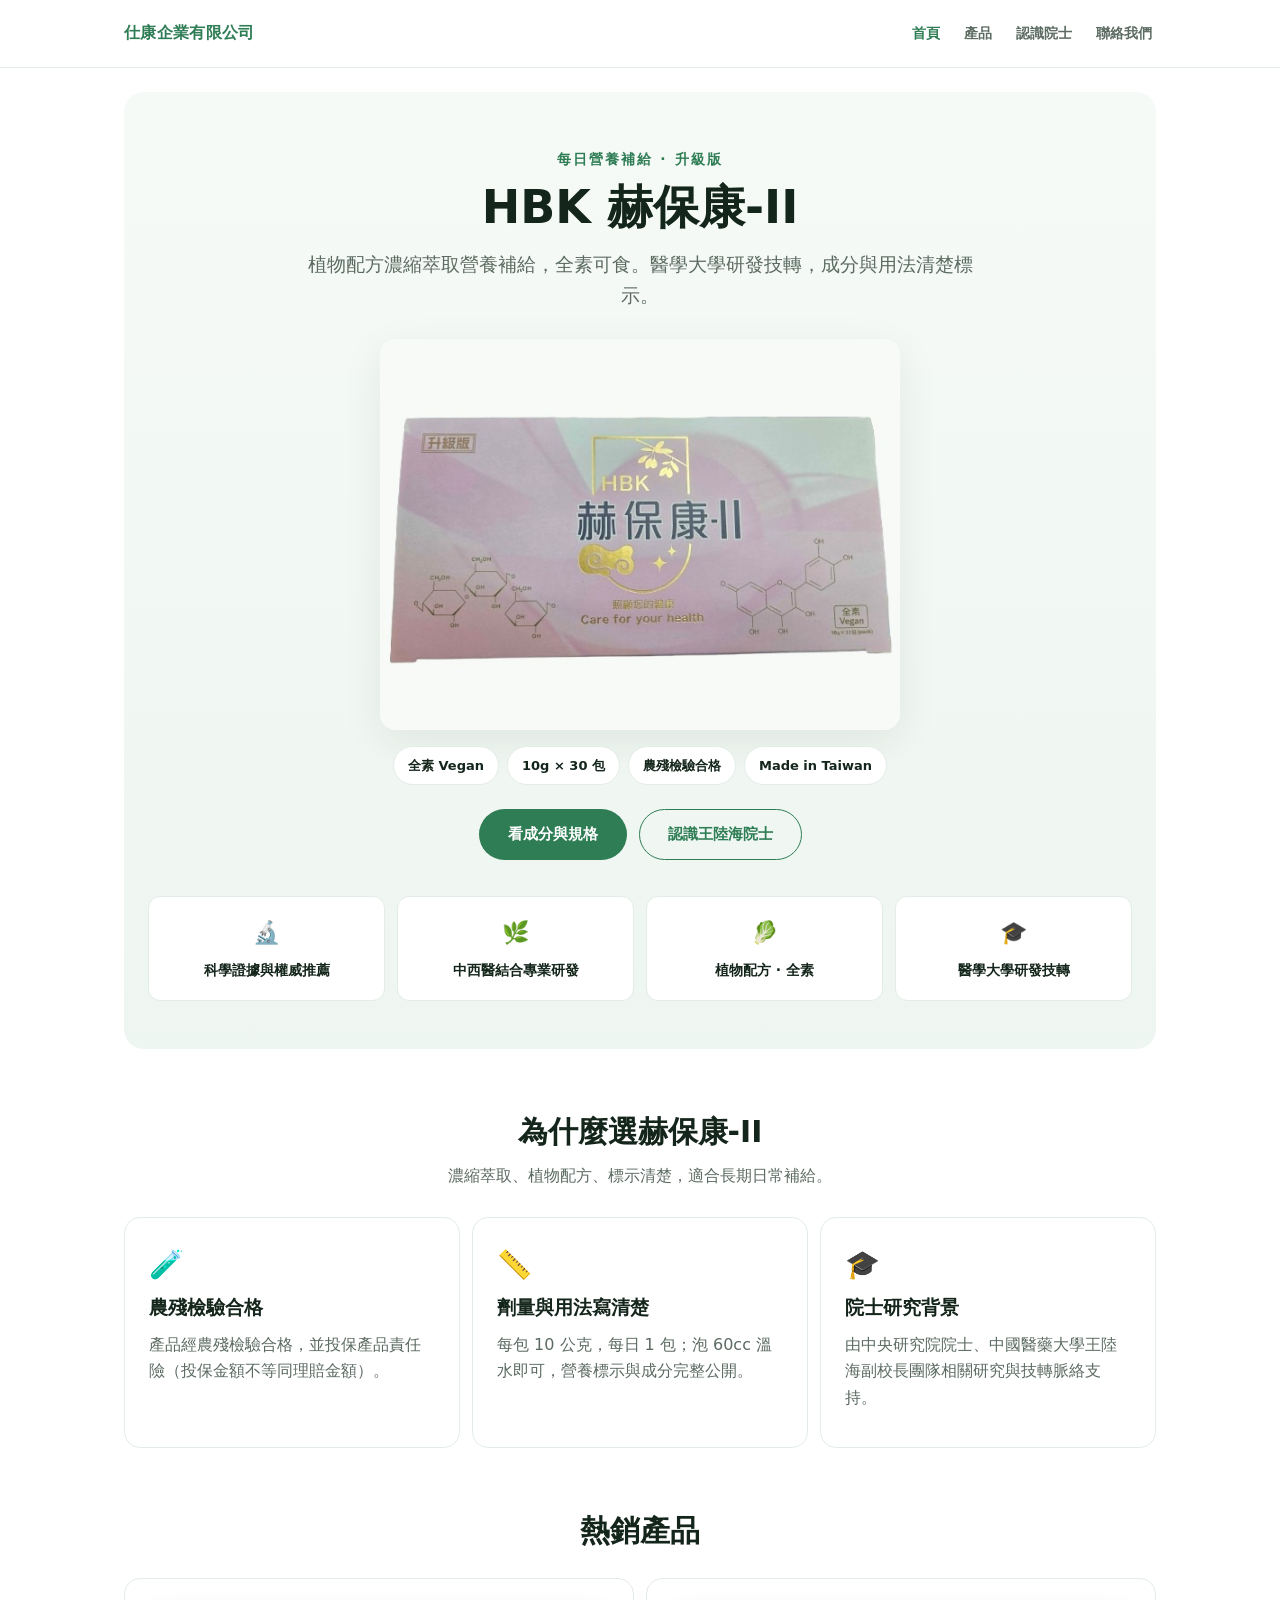
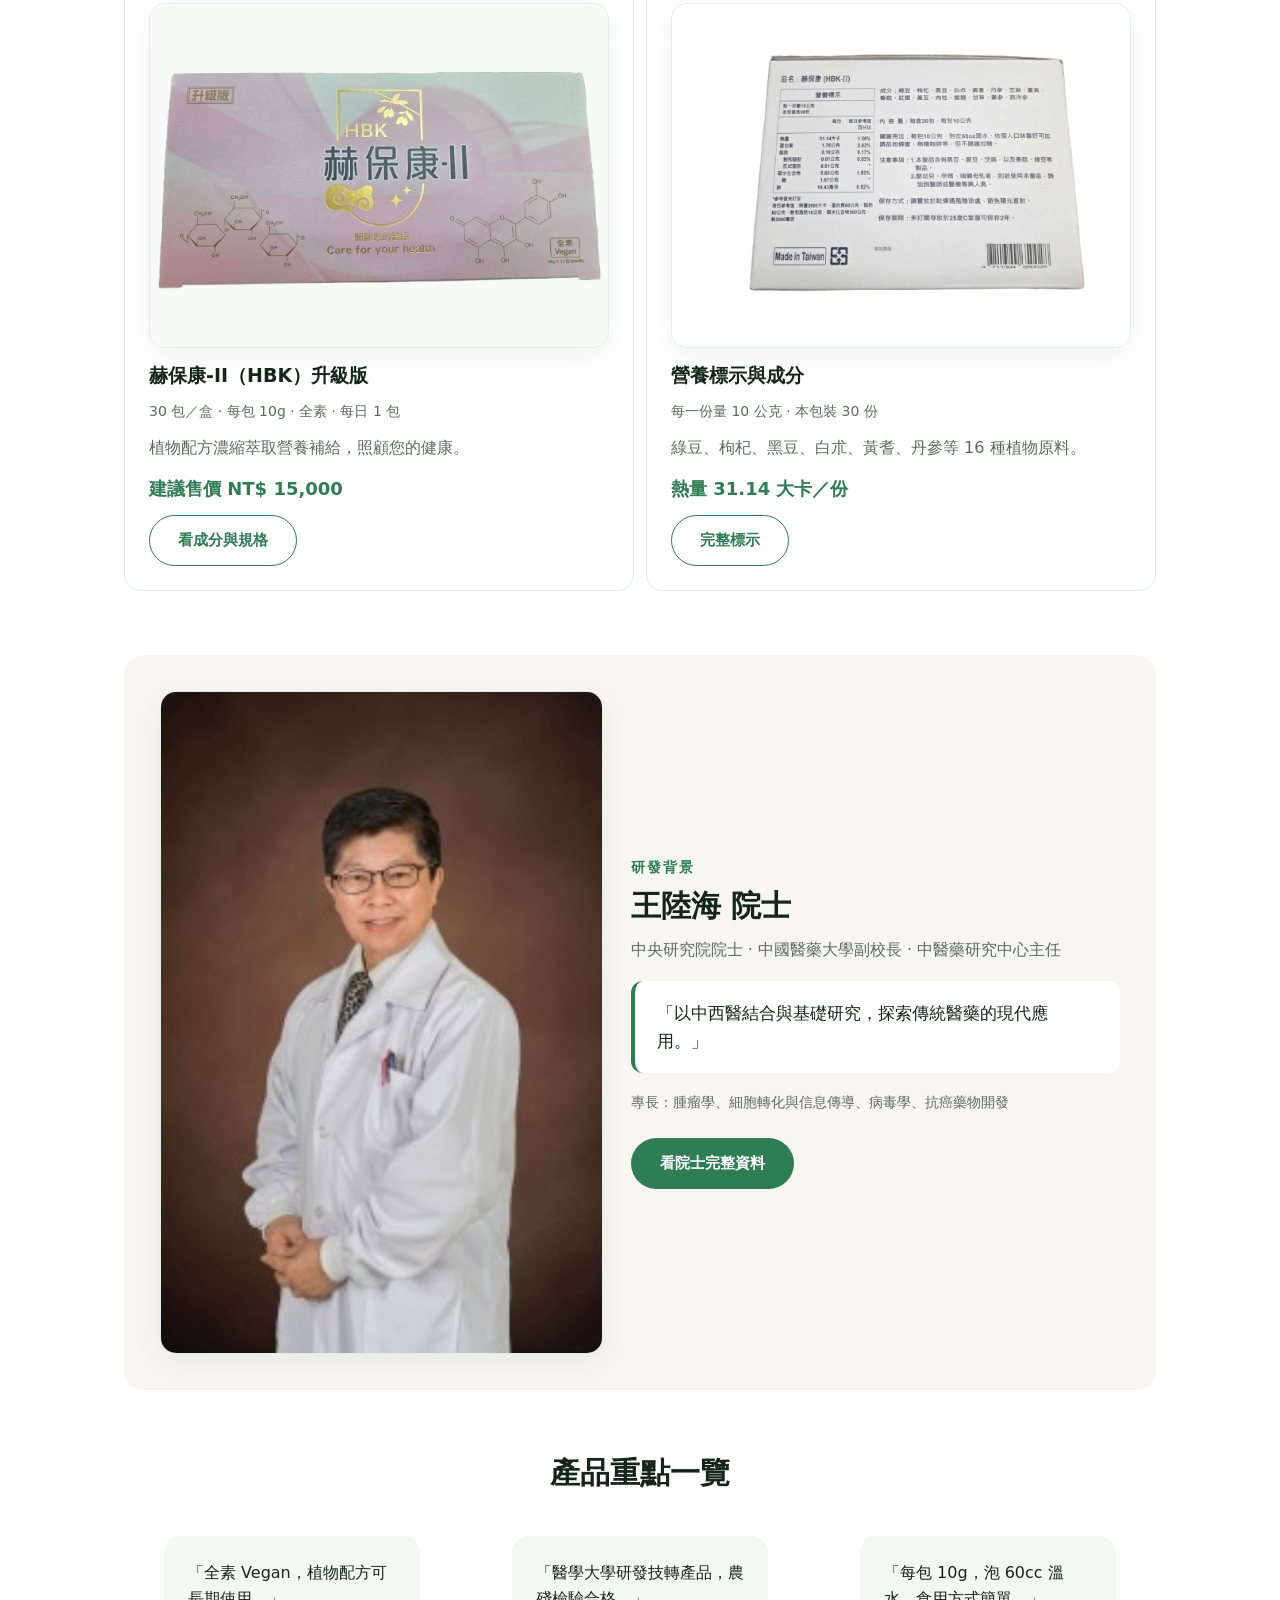
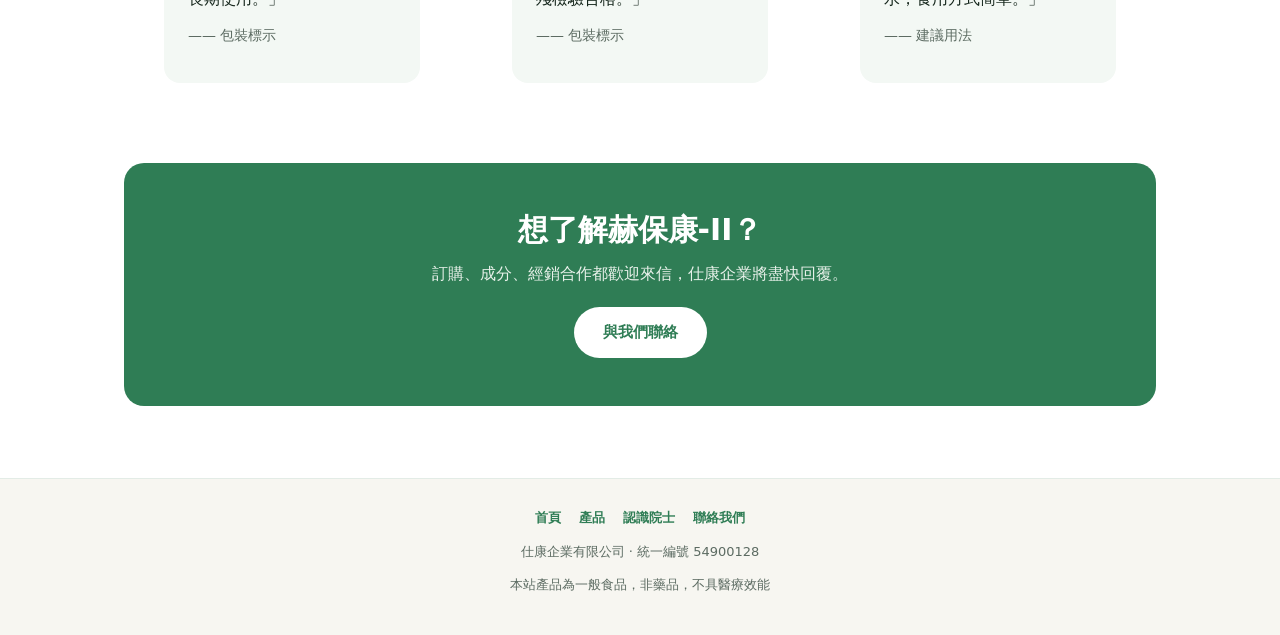
<file: index.html>
<!DOCTYPE html>
<html lang="zh-Hant">
<head>
  <meta charset="utf-8" />
  <meta name="viewport" content="width=device-width, initial-scale=1" />
  <title>赫保康-II｜仕康企業有限公司</title>
  <meta name="description" content="赫保康-II（HBK）升級版：植物配方濃縮萃取營養補給，全素可食，醫學大學研發技轉。仕康企業有限公司。" />
  <link rel="stylesheet" href="assets/css/site.css" />
</head>
<body>
  <header class="site-header">
    <div class="site-header-inner">
      <a class="brand" href="./"><span>仕康企業有限公司</span></a>
      <nav class="nav" aria-label="主要選單">
        <a href="./" aria-current="page">首頁</a>
        <a href="products/">產品</a>
        <a href="about/">認識院士</a>
        <a href="contact/">聯絡我們</a>
      </nav>
    </div>
  </header>

  <main class="page">
    <section class="hero center">
      <p class="eyebrow">每日營養補給 · 升級版</p>
      <h1>HBK 赫保康-II</h1>
      <p class="lead">植物配方濃縮萃取營養補給，全素可食。醫學大學研發技轉，成分與用法清楚標示。</p>
      <div class="hero-product">
        <img src="assets/images/hbk-front-hero.jpg" alt="赫保康-II 正面外盒" width="1200" height="900" />
      </div>
      <div class="chip-row">
        <span class="chip">全素 Vegan</span>
        <span class="chip">10g × 30 包</span>
        <span class="chip">農殘檢驗合格</span>
        <span class="chip">Made in Taiwan</span>
      </div>
      <div class="btn-row">
        <a class="btn btn-primary" href="products/">看成分與規格</a>
        <a class="btn btn-outline" href="about/">認識王陸海院士</a>
      </div>
      <div class="trust-grid">
        <div class="mini-card"><div class="icon">🔬</div><p>科學證據與權威推薦</p></div>
        <div class="mini-card"><div class="icon">🌿</div><p>中西醫結合專業研發</p></div>
        <div class="mini-card"><div class="icon">🥬</div><p>植物配方 · 全素</p></div>
        <div class="mini-card"><div class="icon">🎓</div><p>醫學大學研發技轉</p></div>
      </div>
    </section>

    <section class="section">
      <div class="section-head">
        <h2>為什麼選赫保康-II</h2>
        <p class="muted">濃縮萃取、植物配方、標示清楚，適合長期日常補給。</p>
      </div>
      <div class="grid-3">
        <article class="card">
          <p class="icon-lg">🧪</p>
          <h3>農殘檢驗合格</h3>
          <p class="muted">產品經農殘檢驗合格，並投保產品責任險（投保金額不等同理賠金額）。</p>
        </article>
        <article class="card">
          <p class="icon-lg">📏</p>
          <h3>劑量與用法寫清楚</h3>
          <p class="muted">每包 10 公克，每日 1 包；泡 60cc 溫水即可，營養標示與成分完整公開。</p>
        </article>
        <article class="card">
          <p class="icon-lg">🎓</p>
          <h3>院士研究背景</h3>
          <p class="muted">由中央研究院院士、中國醫藥大學王陸海副校長團隊相關研究與技轉脈絡支持。</p>
        </article>
      </div>
    </section>

    <section class="section">
      <div class="section-head">
        <h2>熱銷產品</h2>
      </div>
      <div class="grid-2">
        <article class="card">
          <div class="product-shot" style="margin-bottom:16px">
            <img src="assets/images/hbk-front.jpg" alt="赫保康-II 正面" />
          </div>
          <h3>赫保康-II（HBK）升級版</h3>
          <p class="meta">30 包／盒 · 每包 10g · 全素 · 每日 1 包</p>
          <p class="muted">植物配方濃縮萃取營養補給，照顧您的健康。</p>
          <p class="price">建議售價 NT$ 15,000</p>
          <a class="btn btn-outline" href="products/">看成分與規格</a>
        </article>
        <article class="card">
          <div class="product-shot" style="margin-bottom:16px">
            <img src="assets/images/hbk-nutrition-zh.jpg" alt="赫保康-II 營養標示" />
          </div>
          <h3>營養標示與成分</h3>
          <p class="meta">每一份量 10 公克 · 本包裝 30 份</p>
          <p class="muted">綠豆、枸杞、黑豆、白朮、黃耆、丹參等 16 種植物原料。</p>
          <p class="price">熱量 31.14 大卡／份</p>
          <a class="btn btn-outline" href="products/#nutrition">完整標示</a>
        </article>
      </div>
    </section>

    <section class="section card-sand">
      <div class="split">
        <div class="product-shot">
          <img src="assets/images/wang-official.jpg" alt="王陸海院士" />
        </div>
        <div>
          <p class="eyebrow">研發背景</p>
          <h2>王陸海 院士</h2>
          <p class="muted">中央研究院院士 · 中國醫藥大學副校長 · 中醫藥研究中心主任</p>
          <div class="quote-box">
            <p>「以中西醫結合與基礎研究，探索傳統醫藥的現代應用。」</p>
          </div>
          <p class="meta">專長：腫瘤學、細胞轉化與信息傳導、病毒學、抗癌藥物開發</p>
          <div class="btn-row" style="justify-content:flex-start">
            <a class="btn btn-primary" href="about/">看院士完整資料</a>
          </div>
        </div>
      </div>
    </section>

    <section class="section">
      <div class="section-head">
        <h2>產品重點一覽</h2>
      </div>
      <div class="grid-3">
        <blockquote class="card-soft">
          <p>「全素 Vegan，植物配方可長期使用。」</p>
          <p class="meta">—— 包裝標示</p>
        </blockquote>
        <blockquote class="card-soft">
          <p>「醫學大學研發技轉產品，農殘檢驗合格。」</p>
          <p class="meta">—— 包裝標示</p>
        </blockquote>
        <blockquote class="card-soft">
          <p>「每包 10g，泡 60cc 溫水，食用方式簡單。」</p>
          <p class="meta">—— 建議用法</p>
        </blockquote>
      </div>
    </section>

    <section class="cta">
      <h2>想了解赫保康-II？</h2>
      <p>訂購、成分、經銷合作都歡迎來信，仕康企業將盡快回覆。</p>
      <a class="btn btn-light" href="contact/">與我們聯絡</a>
    </section>
  </main>

  <footer class="site-footer">
    <nav aria-label="頁尾選單">
      <a href="./">首頁</a>
      <a href="products/">產品</a>
      <a href="about/">認識院士</a>
      <a href="contact/">聯絡我們</a>
    </nav>
    <p>仕康企業有限公司 · 統一編號 54900128</p>
    <p>本站產品為一般食品，非藥品，不具醫療效能</p>
  </footer>
</body>
</html>
</file>
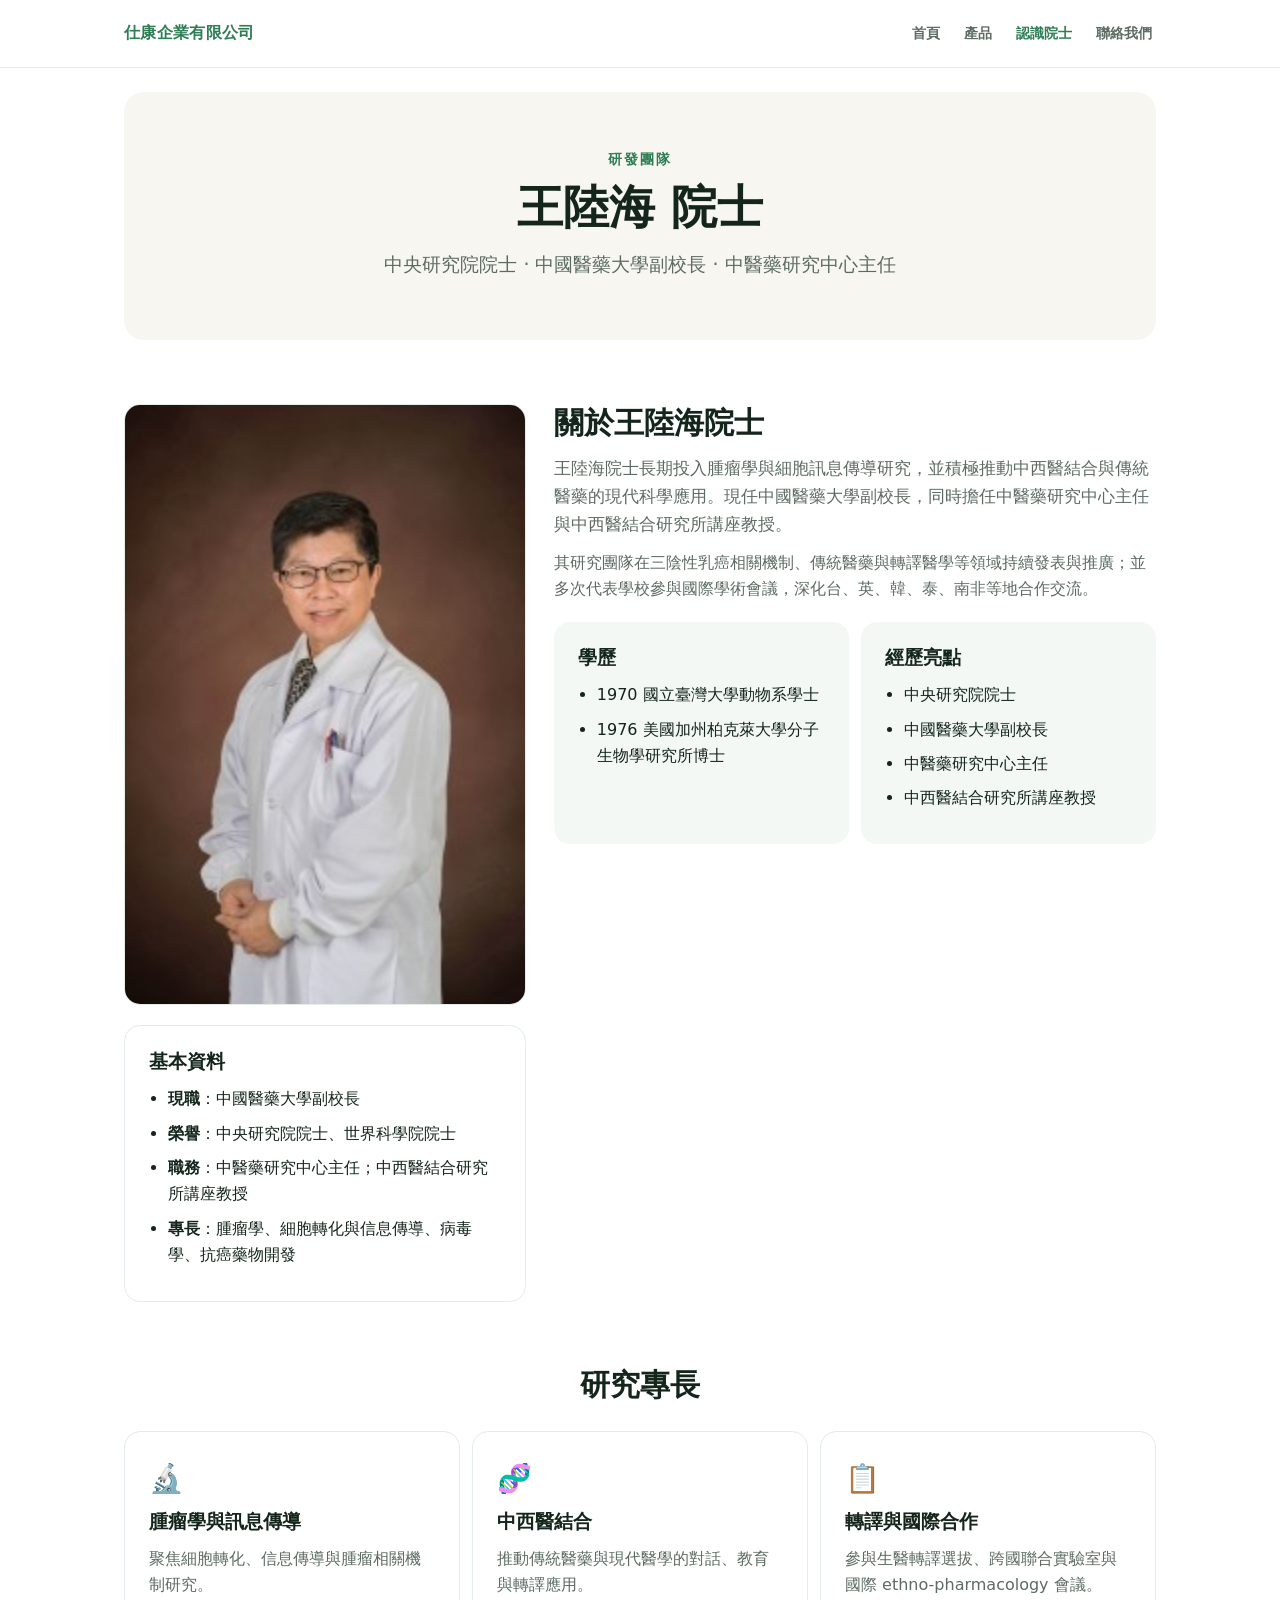
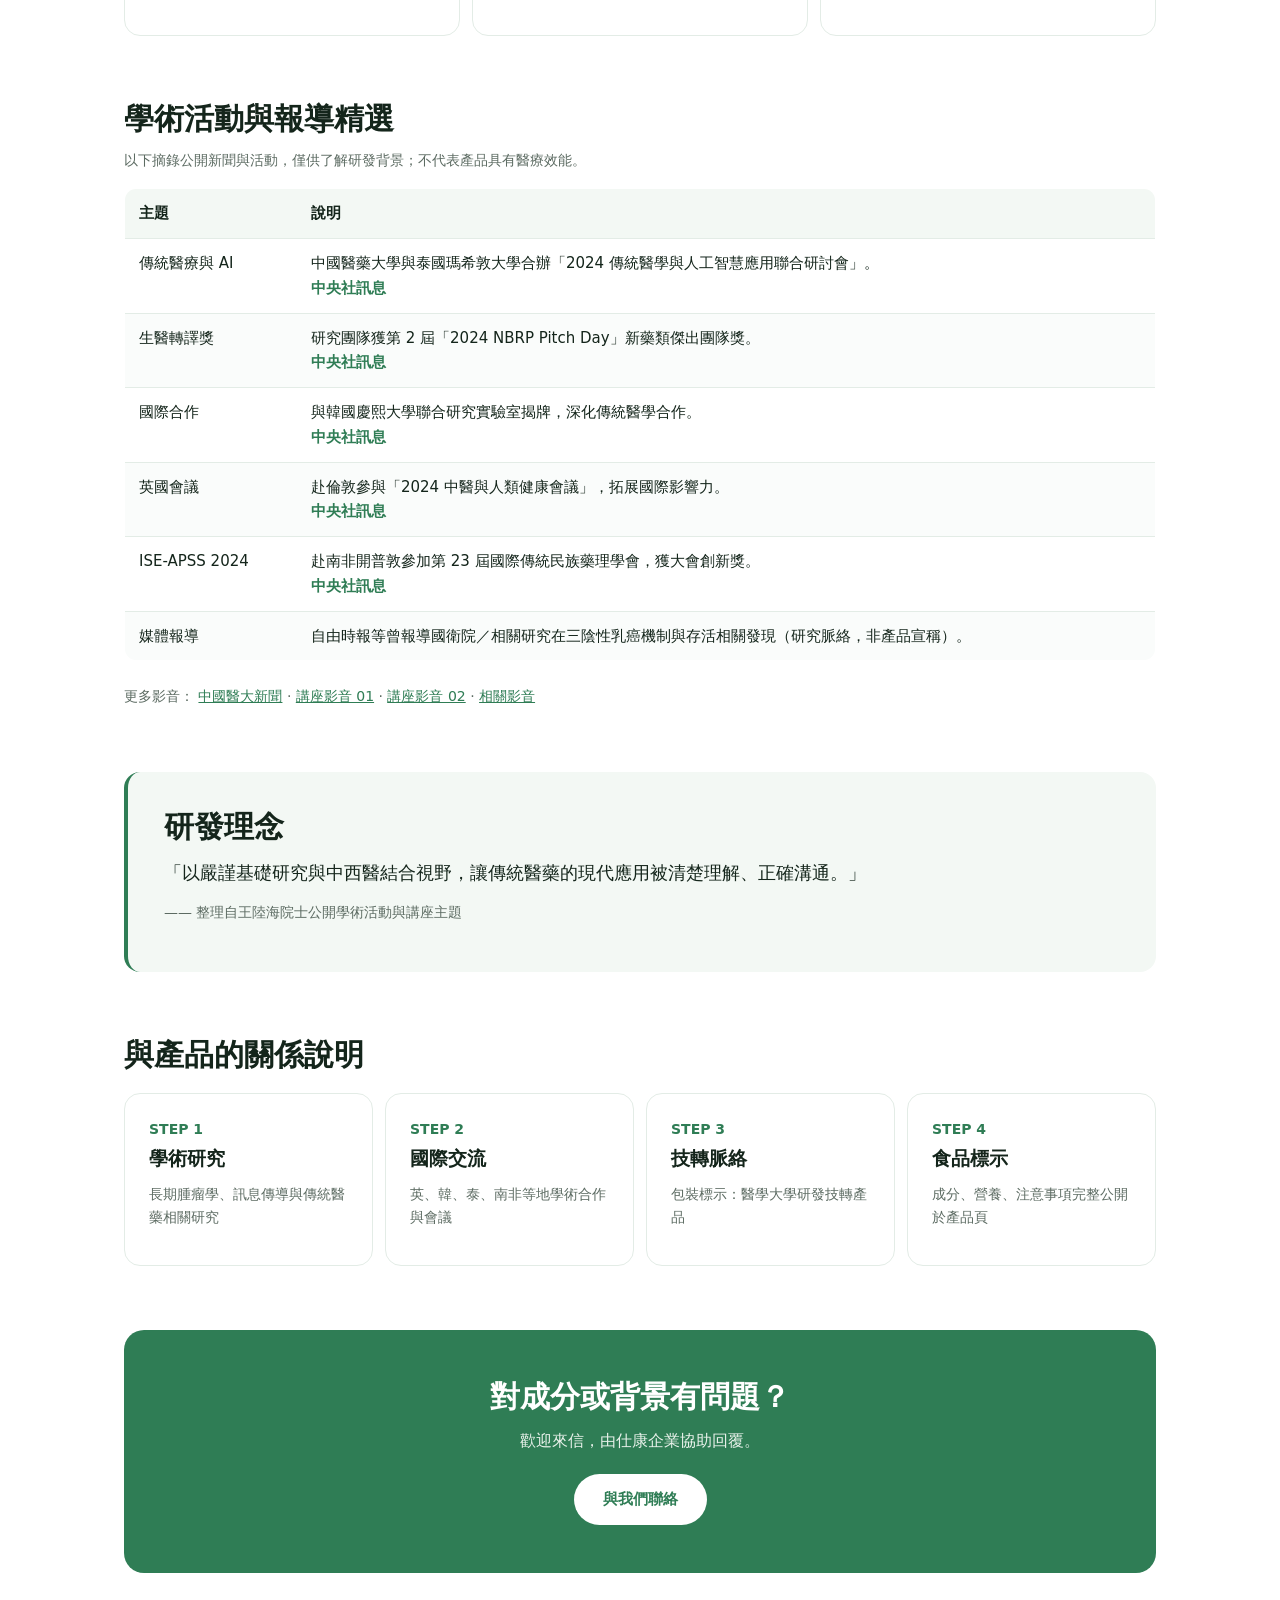
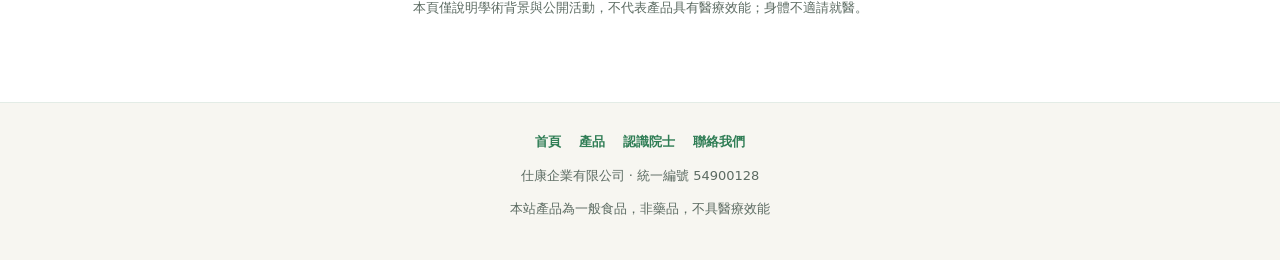
<file: about/index.html>
<!DOCTYPE html>
<html lang="zh-Hant">
<head>
  <meta charset="utf-8" />
  <meta name="viewport" content="width=device-width, initial-scale=1" />
  <title>王陸海院士｜赫保康-II 研發背景</title>
  <meta name="description" content="認識中央研究院院士、中國醫藥大學副校長王陸海：學經歷、專長與國際學術交流。" />
  <link rel="stylesheet" href="../assets/css/site.css" />
</head>
<body>
  <header class="site-header">
    <div class="site-header-inner">
      <a class="brand" href="../"><span>仕康企業有限公司</span></a>
      <nav class="nav" aria-label="主要選單">
        <a href="../">首頁</a>
        <a href="../products/">產品</a>
        <a href="./" aria-current="page">認識院士</a>
        <a href="../contact/">聯絡我們</a>
      </nav>
    </div>
  </header>

  <main class="page">
    <section class="hero center" style="background:#f7f6f1">
      <p class="eyebrow">研發團隊</p>
      <h1>王陸海 院士</h1>
      <p class="lead">中央研究院院士 · 中國醫藥大學副校長 · 中醫藥研究中心主任</p>
    </section>

    <section class="section split-about split">
      <div>
        <img class="avatar" src="../assets/images/wang-official.jpg" alt="王陸海院士肖像" style="aspect-ratio:auto;object-fit:contain;background:#f3f8f4" />
        <div class="card" style="margin-top:20px">
          <h3>基本資料</h3>
          <ul>
            <li><strong>現職</strong>：中國醫藥大學副校長</li>
            <li><strong>榮譽</strong>：中央研究院院士、世界科學院院士</li>
            <li><strong>職務</strong>：中醫藥研究中心主任；中西醫結合研究所講座教授</li>
            <li><strong>專長</strong>：腫瘤學、細胞轉化與信息傳導、病毒學、抗癌藥物開發</li>
          </ul>
        </div>
      </div>
      <div>
        <h2>關於王陸海院士</h2>
        <p class="muted" style="font-size:17px">王陸海院士長期投入腫瘤學與細胞訊息傳導研究，並積極推動中西醫結合與傳統醫藥的現代科學應用。現任中國醫藥大學副校長，同時擔任中醫藥研究中心主任與中西醫結合研究所講座教授。</p>
        <p class="muted">其研究團隊在三陰性乳癌相關機制、傳統醫藥與轉譯醫學等領域持續發表與推廣；並多次代表學校參與國際學術會議，深化台、英、韓、泰、南非等地合作交流。</p>
        <div class="grid-2" style="margin-top:20px">
          <div class="card-soft">
            <h3>學歷</h3>
            <ul>
              <li>1970 國立臺灣大學動物系學士</li>
              <li>1976 美國加州柏克萊大學分子生物學研究所博士</li>
            </ul>
          </div>
          <div class="card-soft">
            <h3>經歷亮點</h3>
            <ul>
              <li>中央研究院院士</li>
              <li>中國醫藥大學副校長</li>
              <li>中醫藥研究中心主任</li>
              <li>中西醫結合研究所講座教授</li>
            </ul>
          </div>
        </div>
      </div>
    </section>

    <section class="section">
      <div class="section-head">
        <h2>研究專長</h2>
      </div>
      <div class="grid-3">
        <article class="card">
          <p class="icon-lg">🔬</p>
          <h3>腫瘤學與訊息傳導</h3>
          <p class="muted">聚焦細胞轉化、信息傳導與腫瘤相關機制研究。</p>
        </article>
        <article class="card">
          <p class="icon-lg">🧬</p>
          <h3>中西醫結合</h3>
          <p class="muted">推動傳統醫藥與現代醫學的對話、教育與轉譯應用。</p>
        </article>
        <article class="card">
          <p class="icon-lg">📋</p>
          <h3>轉譯與國際合作</h3>
          <p class="muted">參與生醫轉譯選拔、跨國聯合實驗室與國際 ethno-pharmacology 會議。</p>
        </article>
      </div>
    </section>

    <section class="section">
      <h2>學術活動與報導精選</h2>
      <p class="meta">以下摘錄公開新聞與活動，僅供了解研發背景；不代表產品具有醫療效能。</p>
      <div class="table-wrap">
        <table class="news-list">
          <thead><tr><th>主題</th><th>說明</th></tr></thead>
          <tbody>
            <tr>
              <td>傳統醫療與 AI</td>
              <td>中國醫藥大學與泰國瑪希敦大學合辦「2024 傳統醫學與人工智慧應用聯合研討會」。<br /><a href="https://www.cna.com.tw/Postwrite/Chi/384359" target="_blank" rel="noopener">中央社訊息</a></td>
            </tr>
            <tr>
              <td>生醫轉譯獎</td>
              <td>研究團隊獲第 2 屆「2024 NBRP Pitch Day」新藥類傑出團隊獎。<br /><a href="https://www.cna.com.tw/Postwrite/Chi/388078" target="_blank" rel="noopener">中央社訊息</a></td>
            </tr>
            <tr>
              <td>國際合作</td>
              <td>與韓國慶熙大學聯合研究實驗室揭牌，深化傳統醫學合作。<br /><a href="https://www.cna.com.tw/Postwrite/Chi/386636" target="_blank" rel="noopener">中央社訊息</a></td>
            </tr>
            <tr>
              <td>英國會議</td>
              <td>赴倫敦參與「2024 中醫與人類健康會議」，拓展國際影響力。<br /><a href="https://www.cna.com.tw/Postwrite/Chi/385930" target="_blank" rel="noopener">中央社訊息</a></td>
            </tr>
            <tr>
              <td>ISE-APSS 2024</td>
              <td>赴南非開普敦參加第 23 屆國際傳統民族藥理學會，獲大會創新獎。<br /><a href="https://www.cna.com.tw/Postwrite/Chi/385922" target="_blank" rel="noopener">中央社訊息</a></td>
            </tr>
            <tr>
              <td>媒體報導</td>
              <td>自由時報等曾報導國衛院／相關研究在三陰性乳癌機制與存活相關發現（研究脈絡，非產品宣稱）。</td>
            </tr>
          </tbody>
        </table>
      </div>
      <p class="meta">更多影音：
        <a href="https://www.cmu.edu.tw/news_detail.php?id=5800" target="_blank" rel="noopener">中國醫大新聞</a> ·
        <a href="https://youtu.be/7N4gMGYhV_s" target="_blank" rel="noopener">講座影音 01</a> ·
        <a href="https://youtu.be/rT8ajuXK6Fo" target="_blank" rel="noopener">講座影音 02</a> ·
        <a href="https://youtu.be/oQN8gXZIEoA" target="_blank" rel="noopener">相關影音</a>
      </p>
    </section>

    <section class="section idea">
      <h2>研發理念</h2>
      <blockquote>「以嚴謹基礎研究與中西醫結合視野，讓傳統醫藥的現代應用被清楚理解、正確溝通。」</blockquote>
      <p class="meta">—— 整理自王陸海院士公開學術活動與講座主題</p>
    </section>

    <section class="section">
      <h2>與產品的關係說明</h2>
      <div class="grid-4" style="margin-top:20px">
        <article class="card">
          <p class="step-label">STEP 1</p>
          <h3>學術研究</h3>
          <p class="meta">長期腫瘤學、訊息傳導與傳統醫藥相關研究</p>
        </article>
        <article class="card">
          <p class="step-label">STEP 2</p>
          <h3>國際交流</h3>
          <p class="meta">英、韓、泰、南非等地學術合作與會議</p>
        </article>
        <article class="card">
          <p class="step-label">STEP 3</p>
          <h3>技轉脈絡</h3>
          <p class="meta">包裝標示：醫學大學研發技轉產品</p>
        </article>
        <article class="card">
          <p class="step-label">STEP 4</p>
          <h3>食品標示</h3>
          <p class="meta">成分、營養、注意事項完整公開於產品頁</p>
        </article>
      </div>
    </section>

    <section class="cta">
      <h2>對成分或背景有問題？</h2>
      <p>歡迎來信，由仕康企業協助回覆。</p>
      <a class="btn btn-light" href="../contact/">與我們聯絡</a>
    </section>

    <p class="legal">本頁僅說明學術背景與公開活動，不代表產品具有醫療效能；身體不適請就醫。</p>
  </main>

  <footer class="site-footer">
    <nav aria-label="頁尾選單">
      <a href="../">首頁</a>
      <a href="../products/">產品</a>
      <a href="./">認識院士</a>
      <a href="../contact/">聯絡我們</a>
    </nav>
    <p>仕康企業有限公司 · 統一編號 54900128</p>
    <p>本站產品為一般食品，非藥品，不具醫療效能</p>
  </footer>
</body>
</html>
</file>
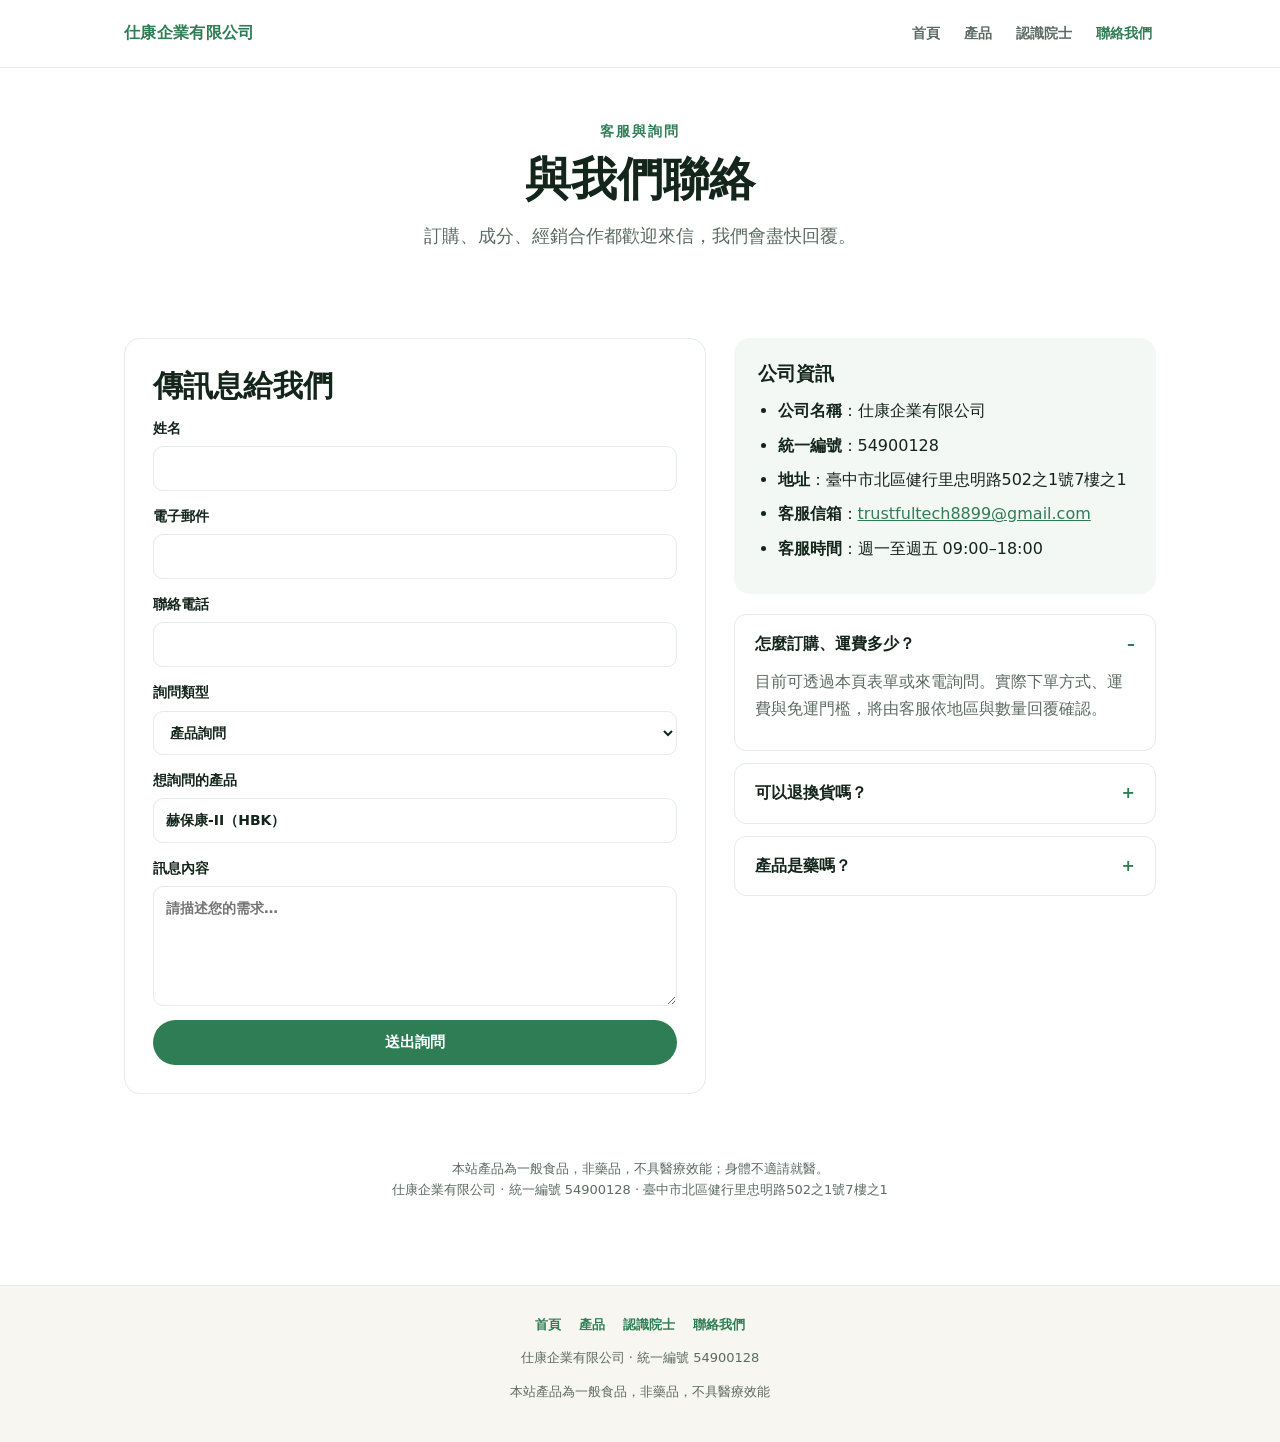
<file: contact/index.html>
<!DOCTYPE html>
<html lang="zh-Hant">
<head>
  <meta charset="utf-8" />
  <meta name="viewport" content="width=device-width, initial-scale=1" />
  <title>聯絡我們｜仕康企業有限公司</title>
  <meta name="description" content="仕康企業有限公司聯絡方式：赫保康-II 訂購、成分與經銷詢問。" />
  <link rel="stylesheet" href="../assets/css/site.css" />
</head>
<body>
  <header class="site-header">
    <div class="site-header-inner">
      <a class="brand" href="../"><span>仕康企業有限公司</span></a>
      <nav class="nav" aria-label="主要選單">
        <a href="../">首頁</a>
        <a href="../products/">產品</a>
        <a href="../about/">認識院士</a>
        <a href="./" aria-current="page">聯絡我們</a>
      </nav>
    </div>
  </header>

  <main class="page">
    <section class="center" style="padding: 28px 0 12px">
      <p class="eyebrow">客服與詢問</p>
      <h1>與我們聯絡</h1>
      <p class="lead">訂購、成分、經銷合作都歡迎來信，我們會盡快回覆。</p>
    </section>

    <section class="section split split-contact">
      <div class="card form-card">
        <h2>傳訊息給我們</h2>
        <form class="form-grid" action="mailto:trustfultech8899@gmail.com" method="get" enctype="text/plain">
          <label>
            姓名
            <input type="text" name="name" required autocomplete="name" />
          </label>
          <label>
            電子郵件
            <input type="email" name="email" required autocomplete="email" />
          </label>
          <label>
            聯絡電話
            <input type="tel" name="phone" autocomplete="tel" />
          </label>
          <label>
            詢問類型
            <select name="type">
              <option>產品詢問</option>
              <option>訂購與運費</option>
              <option>團購或企業採購</option>
              <option>經銷合作</option>
              <option>其他</option>
            </select>
          </label>
          <label>
            想詢問的產品
            <input type="text" name="product" value="赫保康-II（HBK）" />
          </label>
          <label>
            訊息內容
            <textarea name="body" required placeholder="請描述您的需求…"></textarea>
          </label>
          <button class="btn btn-primary" type="submit">送出詢問</button>
        </form>
      </div>

      <div>
        <div class="card-soft">
          <h3>公司資訊</h3>
          <ul>
            <li><strong>公司名稱</strong>：仕康企業有限公司</li>
            <li><strong>統一編號</strong>：54900128</li>
            <li><strong>地址</strong>：臺中市北區健行里忠明路502之1號7樓之1</li>
            <li><strong>客服信箱</strong>：<a href="mailto:trustfultech8899@gmail.com">trustfultech8899@gmail.com</a></li>
            <li><strong>客服時間</strong>：週一至週五 09:00–18:00</li>
          </ul>
        </div>

        <div style="margin-top:20px">
          <details open>
            <summary>怎麼訂購、運費多少？</summary>
            <p>目前可透過本頁表單或來電詢問。實際下單方式、運費與免運門檻，將由客服依地區與數量回覆確認。</p>
          </details>
          <details>
            <summary>可以退換貨嗎？</summary>
            <p>食品類商品退換貨依消費者保護相關規定與商品保存狀態辦理。未拆封且在合理期間內，請先與客服聯繫；已拆封食品原則上不適用任意退貨，細節以客服說明為準。</p>
          </details>
          <details>
            <summary>產品是藥嗎？</summary>
            <p>赫保康-II 為一般食品／營養補給，非藥品，不具醫療效能。身體不適請就醫。</p>
          </details>
        </div>
      </div>
    </section>

    <p class="legal">本站產品為一般食品，非藥品，不具醫療效能；身體不適請就醫。<br />仕康企業有限公司 · 統一編號 54900128 · 臺中市北區健行里忠明路502之1號7樓之1</p>
  </main>

  <footer class="site-footer">
    <nav aria-label="頁尾選單">
      <a href="../">首頁</a>
      <a href="../products/">產品</a>
      <a href="../about/">認識院士</a>
      <a href="./">聯絡我們</a>
    </nav>
    <p>仕康企業有限公司 · 統一編號 54900128</p>
    <p>本站產品為一般食品，非藥品，不具醫療效能</p>
  </footer>
</body>
</html>
</file>
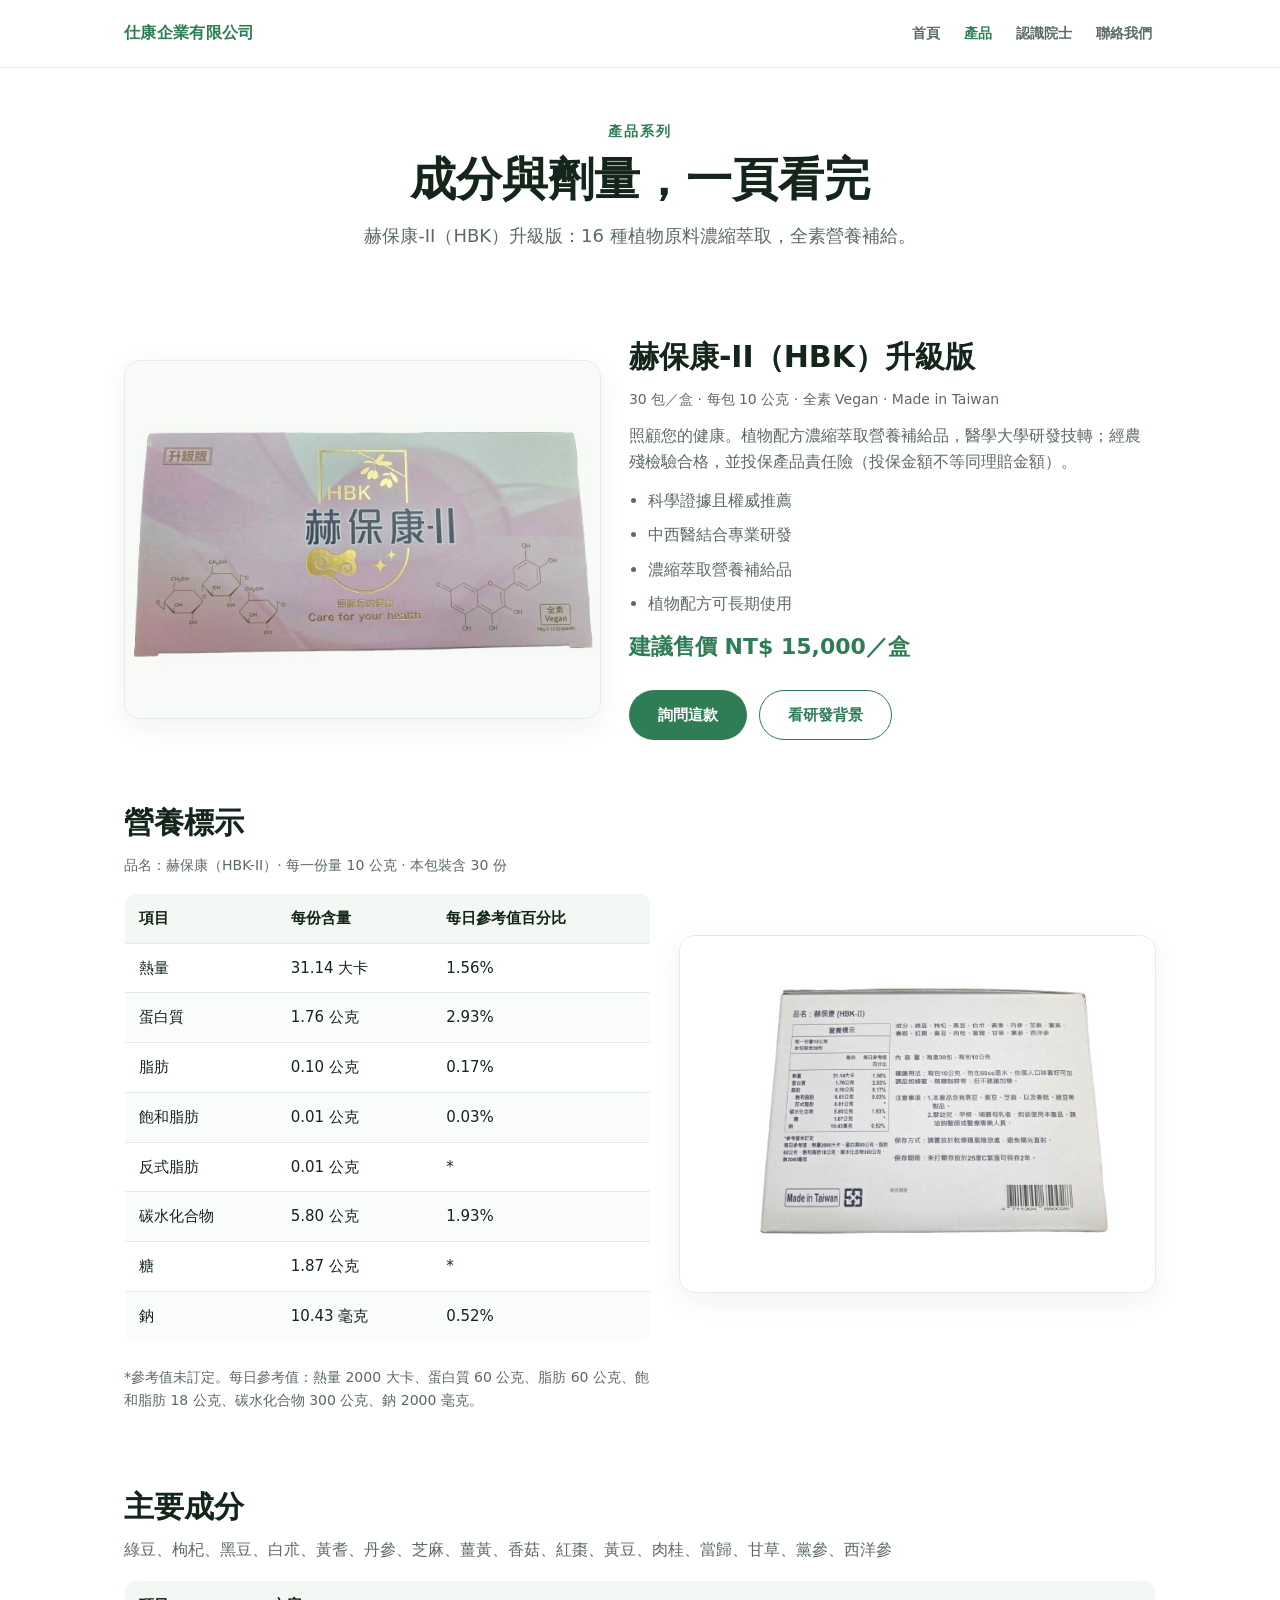
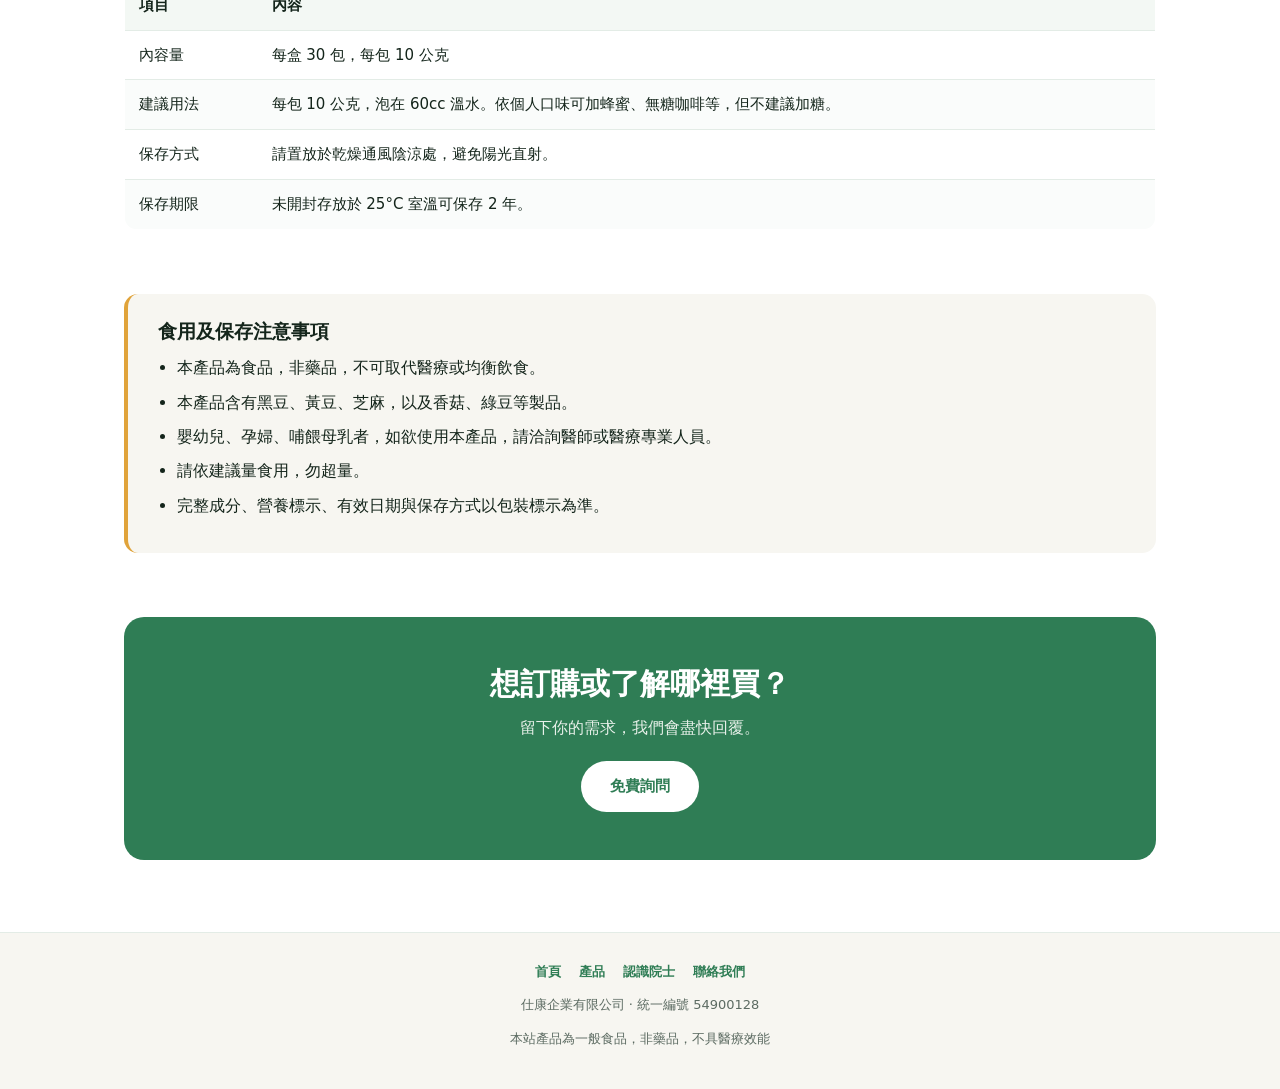
<file: products/index.html>
<!DOCTYPE html>
<html lang="zh-Hant">
<head>
  <meta charset="utf-8" />
  <meta name="viewport" content="width=device-width, initial-scale=1" />
  <title>產品規格｜赫保康-II</title>
  <meta name="description" content="赫保康-II（HBK）成分、營養標示、食用方式與注意事項。" />
  <link rel="stylesheet" href="../assets/css/site.css" />
</head>
<body>
  <header class="site-header">
    <div class="site-header-inner">
      <a class="brand" href="../"><span>仕康企業有限公司</span></a>
      <nav class="nav" aria-label="主要選單">
        <a href="../">首頁</a>
        <a href="./" aria-current="page">產品</a>
        <a href="../about/">認識院士</a>
        <a href="../contact/">聯絡我們</a>
      </nav>
    </div>
  </header>

  <main class="page">
    <section class="center" style="padding: 28px 0 12px">
      <p class="eyebrow">產品系列</p>
      <h1>成分與劑量，一頁看完</h1>
      <p class="lead">赫保康-II（HBK）升級版：16 種植物原料濃縮萃取，全素營養補給。</p>
    </section>

    <section class="section split">
      <div>
        <div class="product-shot">
          <img src="../assets/images/hbk-front-hero.jpg" alt="赫保康-II 正面外盒" />
        </div>
      </div>
      <div>
        <h2>赫保康-II（HBK）升級版</h2>
        <p class="meta">30 包／盒 · 每包 10 公克 · 全素 Vegan · Made in Taiwan</p>
        <p class="muted">照顧您的健康。植物配方濃縮萃取營養補給品，醫學大學研發技轉；經農殘檢驗合格，並投保產品責任險（投保金額不等同理賠金額）。</p>
        <ul class="muted">
          <li>科學證據且權威推薦</li>
          <li>中西醫結合專業研發</li>
          <li>濃縮萃取營養補給品</li>
          <li>植物配方可長期使用</li>
        </ul>
        <p class="price price-lg">建議售價 NT$ 15,000／盒</p>
        <div class="btn-row" style="justify-content:flex-start">
          <a class="btn btn-primary" href="../contact/">詢問這款</a>
          <a class="btn btn-outline" href="../about/">看研發背景</a>
        </div>
      </div>
    </section>

    <section class="section" id="nutrition">
      <div class="split split-reverse">
        <div>
          <h2>營養標示</h2>
          <p class="meta">品名：赫保康（HBK-II）· 每一份量 10 公克 · 本包裝含 30 份</p>
          <div class="table-wrap">
            <table>
              <thead><tr><th>項目</th><th>每份含量</th><th>每日參考值百分比</th></tr></thead>
              <tbody>
                <tr><td>熱量</td><td>31.14 大卡</td><td>1.56%</td></tr>
                <tr><td>蛋白質</td><td>1.76 公克</td><td>2.93%</td></tr>
                <tr><td>脂肪</td><td>0.10 公克</td><td>0.17%</td></tr>
                <tr><td>飽和脂肪</td><td>0.01 公克</td><td>0.03%</td></tr>
                <tr><td>反式脂肪</td><td>0.01 公克</td><td>*</td></tr>
                <tr><td>碳水化合物</td><td>5.80 公克</td><td>1.93%</td></tr>
                <tr><td>糖</td><td>1.87 公克</td><td>*</td></tr>
                <tr><td>鈉</td><td>10.43 毫克</td><td>0.52%</td></tr>
              </tbody>
            </table>
          </div>
          <p class="meta">*參考值未訂定。每日參考值：熱量 2000 大卡、蛋白質 60 公克、脂肪 60 公克、飽和脂肪 18 公克、碳水化合物 300 公克、鈉 2000 毫克。</p>
        </div>
        <div class="product-shot">
          <img src="../assets/images/hbk-nutrition-zh.jpg" alt="中文營養標示與成分" />
        </div>
      </div>
    </section>

    <section class="section">
      <h2>主要成分</h2>
      <p class="muted">綠豆、枸杞、黑豆、白朮、黃耆、丹參、芝麻、薑黃、香菇、紅棗、黃豆、肉桂、當歸、甘草、黨參、西洋參</p>
      <div class="table-wrap">
        <table>
          <thead><tr><th>項目</th><th>內容</th></tr></thead>
          <tbody>
            <tr><td>內容量</td><td>每盒 30 包，每包 10 公克</td></tr>
            <tr><td>建議用法</td><td>每包 10 公克，泡在 60cc 溫水。依個人口味可加蜂蜜、無糖咖啡等，但不建議加糖。</td></tr>
            <tr><td>保存方式</td><td>請置放於乾燥通風陰涼處，避免陽光直射。</td></tr>
            <tr><td>保存期限</td><td>未開封存放於 25°C 室溫可保存 2 年。</td></tr>
          </tbody>
        </table>
      </div>
    </section>

    <section class="section note">
      <h3>食用及保存注意事項</h3>
      <ul>
        <li>本產品為食品，非藥品，不可取代醫療或均衡飲食。</li>
        <li>本產品含有黑豆、黃豆、芝麻，以及香菇、綠豆等製品。</li>
        <li>嬰幼兒、孕婦、哺餵母乳者，如欲使用本產品，請洽詢醫師或醫療專業人員。</li>
        <li>請依建議量食用，勿超量。</li>
        <li>完整成分、營養標示、有效日期與保存方式以包裝標示為準。</li>
      </ul>
    </section>

    <section class="cta">
      <h2>想訂購或了解哪裡買？</h2>
      <p>留下你的需求，我們會盡快回覆。</p>
      <a class="btn btn-light" href="../contact/">免費詢問</a>
    </section>
  </main>

  <footer class="site-footer">
    <nav aria-label="頁尾選單">
      <a href="../">首頁</a>
      <a href="./">產品</a>
      <a href="../about/">認識院士</a>
      <a href="../contact/">聯絡我們</a>
    </nav>
    <p>仕康企業有限公司 · 統一編號 54900128</p>
    <p>本站產品為一般食品，非藥品，不具醫療效能</p>
  </footer>
</body>
</html>
</file>
<file: assets/css/site.css>
:root {
  --green: #2f7d55;
  --green-soft: #e8f1ea;
  --text: #14251b;
  --muted: #5c6b62;
  --bg: #f3f8f4;
  --sand: #f7f6f1;
  --card: #ffffff;
  --border: #e3ece6;
  --dashed: #c4d8cb;
  --accent: #e0a33a;
  --white: #ffffff;
  --radius: 16px;
  --radius-lg: 20px;
  --max: 1080px;
}

* { box-sizing: border-box; }
html { scroll-behavior: smooth; }
body {
  margin: 0;
  font-family: system-ui, -apple-system, "Segoe UI", "Noto Sans TC", "PingFang TC", "Microsoft JhengHei", sans-serif;
  color: var(--text);
  background: var(--white);
  line-height: 1.65;
  font-size: 16px;
}
img { max-width: 100%; height: auto; display: block; }
a { color: var(--green); }

.site-header {
  position: sticky;
  top: 0;
  z-index: 50;
  background: rgba(255,255,255,0.94);
  backdrop-filter: blur(10px);
  border-bottom: 1px solid var(--border);
}
.site-header-inner {
  max-width: var(--max);
  margin: 0 auto;
  padding: 14px 24px;
  display: flex;
  align-items: center;
  justify-content: space-between;
  gap: 16px;
}
.brand {
  font-weight: 700;
  color: var(--text);
  text-decoration: none;
  letter-spacing: 0.02em;
}
.brand span { color: var(--green); }
.nav {
  display: flex;
  flex-wrap: wrap;
  gap: 8px 16px;
  justify-content: flex-end;
}
.nav a {
  text-decoration: none;
  color: var(--muted);
  font-weight: 600;
  font-size: 14px;
  padding: 8px 4px;
}
.nav a:hover,
.nav a[aria-current="page"] { color: var(--green); }

.page {
  max-width: var(--max);
  margin: 0 auto;
  padding: 24px 24px 72px;
}

.eyebrow {
  font-size: 14px;
  font-weight: 700;
  letter-spacing: 2px;
  color: var(--green);
  margin: 0 0 8px;
}
.center { text-align: center; }
.muted { color: var(--muted); }
.lead { font-size: 18px; color: var(--muted); }

h1, h2, h3 { line-height: 1.25; margin: 0 0 12px; }
h1 { font-size: clamp(32px, 5vw, 46px); color: var(--text); }
h2 { font-size: clamp(24px, 3.5vw, 30px); }
h3 { font-size: 19px; }
p { margin: 0 0 12px; }
ul { margin: 0; padding-left: 1.2em; }
li { margin: 0 0 8px; }

.hero {
  background: linear-gradient(180deg, #f6faf7 0%, #eef6f1 100%);
  border-radius: var(--radius-lg);
  padding: 56px 24px 48px;
  margin-bottom: 48px;
}
.hero .lead { font-size: 19px; max-width: 42rem; margin-left: auto; margin-right: auto; }
.hero-product {
  max-width: 520px;
  margin: 28px auto 8px;
  border-radius: 16px;
  overflow: hidden;
  box-shadow: 0 12px 40px rgba(20,37,27,.08);
  background: #fff;
}
.hero-product img { width: 100%; }

.btn-row {
  display: flex;
  flex-wrap: wrap;
  gap: 12px;
  justify-content: center;
  margin: 24px 0 0;
}
.btn {
  display: inline-flex;
  align-items: center;
  justify-content: center;
  min-height: 44px;
  padding: 12px 28px;
  border-radius: 999px;
  text-decoration: none;
  font-weight: 700;
  font-size: 15px;
  border: 1px solid transparent;
  cursor: pointer;
  transition: transform .15s ease, background .15s ease;
}
.btn:hover { transform: translateY(-1px); }
.btn-primary { background: var(--green); color: var(--white); }
.btn-primary:hover { background: #276b49; color: var(--white); }
.btn-outline { background: transparent; color: var(--green); border-color: var(--green); }
.btn-outline:hover { background: var(--green-soft); }
.btn-light { background: var(--white); color: var(--green); }

.trust-grid,
.grid-3,
.grid-4,
.grid-2 { display: grid; gap: 12px; }
.trust-grid { grid-template-columns: repeat(4, 1fr); margin-top: 36px; }
.grid-3 { grid-template-columns: repeat(3, 1fr); }
.grid-4 { grid-template-columns: repeat(4, 1fr); }
.grid-2 { grid-template-columns: repeat(2, 1fr); }

.card {
  background: var(--card);
  border: 1px solid var(--border);
  border-radius: var(--radius);
  padding: 24px;
}
.card-soft {
  background: var(--bg);
  border: none;
  border-radius: var(--radius);
  padding: 24px;
}
.card-sand {
  background: var(--sand);
  border-radius: var(--radius-lg);
  padding: 36px;
}
.mini-card {
  background: var(--white);
  border: 1px solid var(--border);
  border-radius: 12px;
  padding: 18px 12px;
  text-align: center;
}
.mini-card .icon { font-size: 22px; margin: 0 0 8px; }
.mini-card p { margin: 0; font-size: 14px; font-weight: 600; }

.section { margin: 64px 0; }
.section-head { text-align: center; margin-bottom: 28px; }
.section-head p { margin: 0 auto; max-width: 36rem; }

.icon-lg { font-size: 28px; margin: 0 0 8px; }
.price {
  color: var(--green);
  font-size: 18px;
  font-weight: 700;
  margin: 12px 0;
}
.price-lg { font-size: 22px; }
.meta { font-size: 14px; color: var(--muted); }

.product-shot {
  background: #fff;
  border: 1px solid var(--border);
  border-radius: 16px;
  overflow: hidden;
  box-shadow: 0 8px 28px rgba(20,37,27,.06);
}
.product-shot img { width: 100%; }
.product-gallery {
  display: grid;
  grid-template-columns: repeat(2, 1fr);
  gap: 12px;
  margin-top: 16px;
}
.product-gallery .product-shot { min-height: 0; }

.split {
  display: grid;
  grid-template-columns: 0.95fr 1.05fr;
  gap: 28px;
  align-items: center;
}
.split-reverse { grid-template-columns: 1.05fr 0.95fr; }
.split-about { grid-template-columns: 0.4fr 0.6fr; align-items: start; }
.split-contact { grid-template-columns: 0.58fr 0.42fr; align-items: start; }

.quote-box {
  background: var(--white);
  border-left: 4px solid var(--green);
  border-radius: 12px;
  padding: 18px 22px;
  margin: 18px 0;
}
.quote-box p { margin: 0; font-size: 17px; }

.cta {
  background: var(--green);
  color: var(--white);
  border-radius: var(--radius-lg);
  padding: 48px 24px;
  text-align: center;
}
.cta h2 { color: var(--white); }
.cta p { color: #e8f1ea; margin: 0 auto 20px; max-width: 32rem; }

.note {
  background: var(--sand);
  border-left: 4px solid var(--accent);
  border-radius: 14px;
  padding: 26px 30px;
}
.idea {
  background: var(--bg);
  border-left: 4px solid var(--green);
  border-radius: 16px;
  padding: 36px;
}
.idea blockquote {
  margin: 0 0 12px;
  font-size: 18px;
  line-height: 1.7;
  border: 0;
  padding: 0;
}

table {
  width: 100%;
  border-collapse: collapse;
  overflow: hidden;
  border-radius: 12px;
  border: 1px solid var(--border);
  background: var(--white);
  font-size: 15px;
}
th, td {
  padding: 12px 14px;
  border-bottom: 1px solid var(--border);
  text-align: left;
  vertical-align: top;
}
th { background: var(--bg); color: var(--text); font-weight: 700; }
tr:nth-child(even) td { background: #fafcfb; }
tr:last-child td { border-bottom: none; }
.table-wrap { overflow-x: auto; margin: 16px 0 24px; }

.avatar {
  width: 100%;
  aspect-ratio: 1;
  object-fit: cover;
  border-radius: 16px;
  border: 1px solid var(--border);
}
.photo-grid {
  display: grid;
  grid-template-columns: repeat(3, 1fr);
  gap: 12px;
}
.photo-grid img {
  width: 100%;
  height: 180px;
  object-fit: cover;
  border-radius: 12px;
  border: 1px solid var(--border);
}
.news-list a {
  color: var(--green);
  font-weight: 600;
  text-decoration: none;
}
.news-list a:hover { text-decoration: underline; }
.chip-row {
  display: flex;
  flex-wrap: wrap;
  gap: 8px;
  margin: 16px 0 8px;
  justify-content: center;
}
.chip {
  background: var(--white);
  border: 1px solid var(--border);
  border-radius: 999px;
  padding: 8px 14px;
  font-size: 13px;
  font-weight: 600;
  color: var(--text);
}

details {
  border: 1px solid var(--border);
  border-radius: 12px;
  padding: 16px 20px;
  background: var(--white);
  margin-bottom: 12px;
}
summary {
  cursor: pointer;
  font-weight: 700;
  list-style: none;
}
summary::-webkit-details-marker { display: none; }
summary::after {
  content: "+";
  float: right;
  color: var(--green);
}
details[open] summary::after { content: "–"; }
details p { margin-top: 12px; color: var(--muted); }

.form-card { padding: 28px; }
.form-grid { display: grid; gap: 14px; }
label {
  display: grid;
  gap: 6px;
  font-size: 14px;
  font-weight: 600;
  color: var(--text);
}
input, select, textarea {
  width: 100%;
  min-height: 44px;
  padding: 10px 12px;
  border: 1px solid var(--border);
  border-radius: 10px;
  font: inherit;
  color: var(--text);
  background: var(--white);
}
textarea { min-height: 120px; resize: vertical; }
input:focus, select:focus, textarea:focus {
  outline: 2px solid rgba(47,125,85,.25);
  border-color: var(--green);
}
.form-hint {
  font-size: 13px;
  color: var(--muted);
  font-weight: 400;
  margin-top: 4px;
}

.step-label {
  color: var(--green);
  font-size: 14px;
  font-weight: 700;
  margin: 0 0 6px;
}
.legal {
  text-align: center;
  font-size: 13px;
  color: var(--muted);
  margin-top: 24px;
}

.site-footer {
  border-top: 1px solid var(--border);
  background: var(--sand);
  padding: 28px 24px;
  text-align: center;
  color: var(--muted);
  font-size: 13px;
}
.site-footer a { color: var(--green); text-decoration: none; font-weight: 600; }
.site-footer nav {
  display: flex;
  flex-wrap: wrap;
  gap: 12px 18px;
  justify-content: center;
  margin-bottom: 12px;
}

@media (max-width: 900px) {
  .trust-grid,
  .grid-3,
  .grid-4,
  .split,
  .split-reverse,
  .split-about,
  .split-contact,
  .photo-grid,
  .product-gallery {
    grid-template-columns: 1fr;
  }
  .grid-2 { grid-template-columns: 1fr; }
  .photo-grid img { height: 220px; }
}

@media (max-width: 640px) {
  .site-header-inner { flex-direction: column; align-items: flex-start; }
  .nav { justify-content: flex-start; }
  .hero { padding: 40px 18px 36px; }
  .page { padding: 16px 16px 56px; }
  .card-sand, .idea, .note { padding: 24px 18px; }
  .btn-row { justify-content: stretch; }
  .btn { width: 100%; }
}

@media (prefers-reduced-motion: reduce) {
  html { scroll-behavior: auto; }
  .btn { transition: none; }
}
</file>
